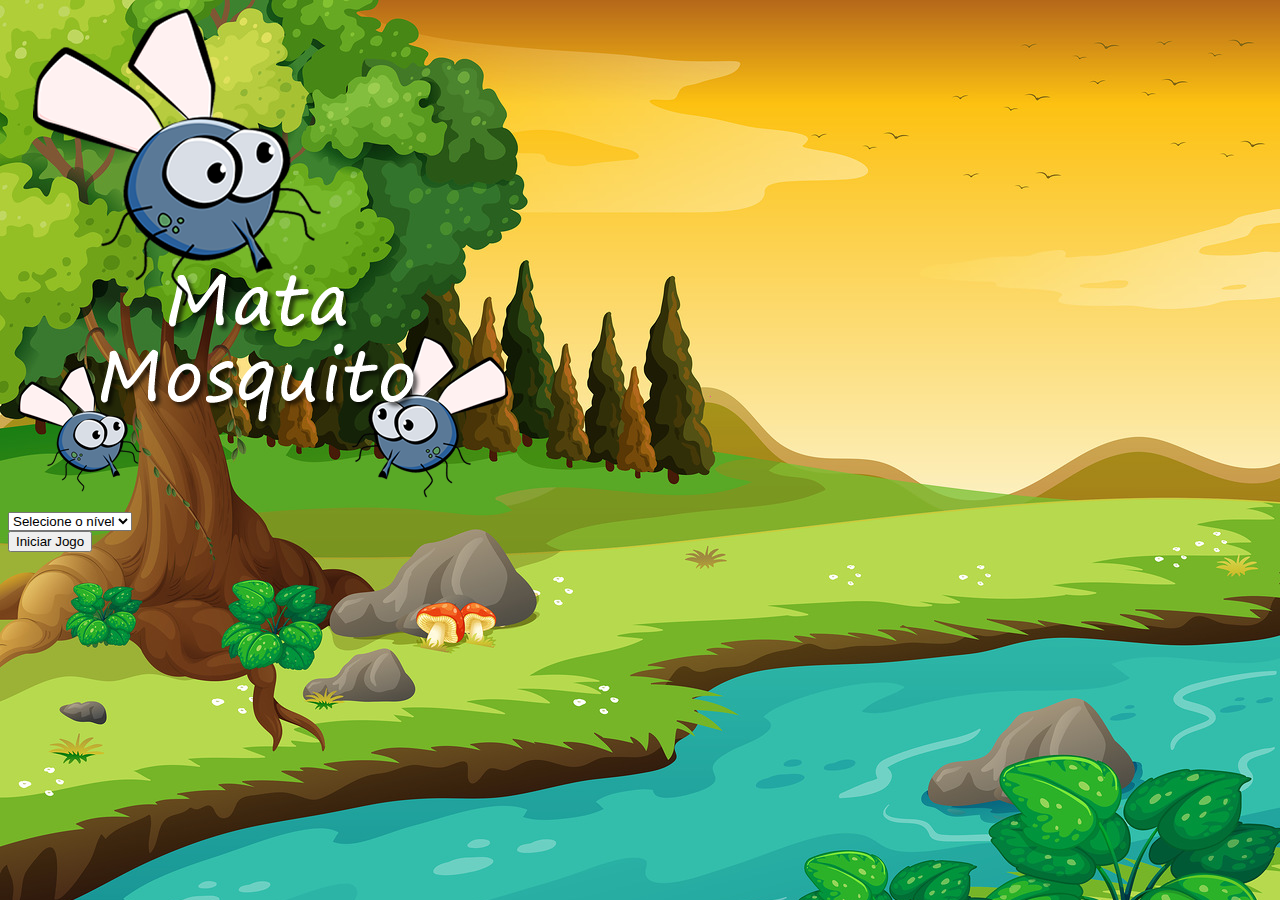
<file: index.html>
<!DOCTYPE html>
<html lang="pt-BR">
  <head>
    <meta charset="UTF-8" />
    <meta http-equiv="X-UA-Compatible" content="IE=edge" />
    <meta name="viewport" content="width=device-width, initial-scale=1.0" />
    <link
      href="https://cdn.jsdelivr.net/npm/bootstrap@5.1.3/dist/css/bootstrap.min.css"
      rel="stylesheet"
      integrity="sha384-1BmE4kWBq78iYhFldvKuhfTAU6auU8tT94WrHftjDbrCEXSU1oBoqyl2QvZ6jIW3"
      crossorigin="anonymous"
    />
    <link rel="stylesheet" href="stylle2.css" />
    <title>Document</title>
  </head>
  <body>

    <div class="container">
        <div class="row">
            <div class="col">
                <div class="d-flex justify-content-center"> 
                <img src="imagens/game.png">
            </div>
            </div>

            <div class="row">
                <div class="col">
                    <div class="d-flex justify-content-center"> 


                        <div class="row">
                            <div class="col">
                                <div class="d-flex justify-content-center"> 
                                    <div class="mb-2">
                                <select  id="iniciarJogo" class="form-control">
                                    <option value="">Selecione o nível</option>
                                    <option value="facil">Fácil</option>
                                    <option value="medio">Médio</option>
                                    <option value="dificil">Difícil</option>

                                </select>
                            </div>
                            </div>
                            </div>
                    <button type="button" class="btn btn-danger btn-lg" onclick="iniciarJogo()"> Iniciar Jogo</button>
                </div>
                </div>
        </div>
    </div>
    <script src="jogo.js"></script>
  </body>
</html>
</file>
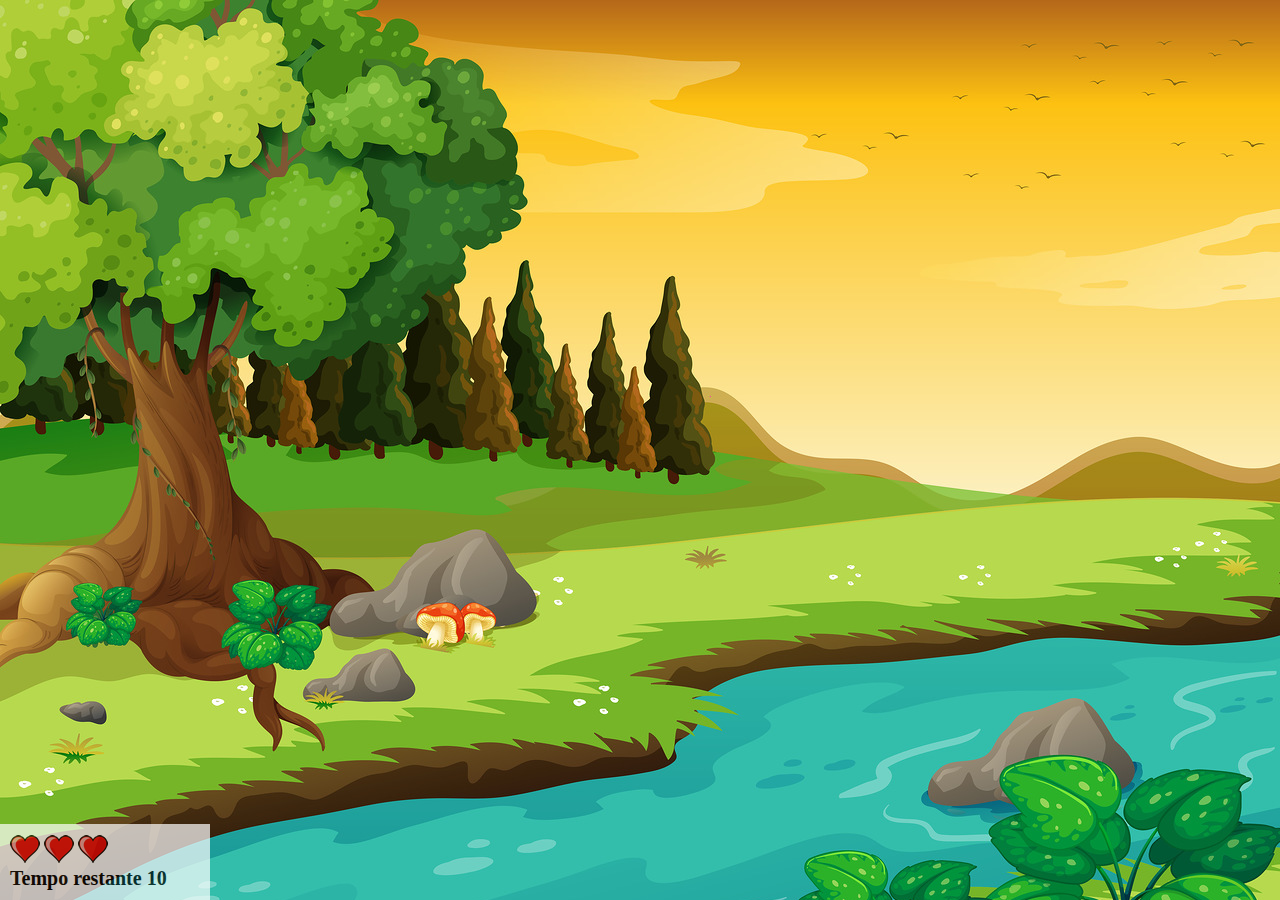
<file: app.html>
<!DOCTYPE html>
<html lang="pt-BR">
  <head>
    <meta charset="UTF-8" />
    <meta http-equiv="X-UA-Compatible" content="IE=edge" />
    <meta name="viewport" content="width=device-width, initial-scale=1.0" />
    <link rel="stylesheet" href="stylle.css" />
    <title>Document</title>
  </head>
  <body onresize="ajustarTamanhoJogo()">
    <!-- <img src="imagens/mosquito.png" class="mosquito1"> -->

    <div class="painel">
      <div class="vidas"></div>
      <img id="v1" src="imagens/coracao_cheio.png" />
      <img id="v2" src="imagens/coracao_cheio.png" />
      <img id="v3" src="imagens/coracao_cheio.png" />

      <div class="cronometro">Tempo restante  <span id="cronometro"></span> </div>
    </div>

    <script src="jogo.js"></script>
    <script>
      document.getElementById("cronometro").innerHTML = tempo 
      let criarmosquito = setInterval(function () {
        posicaoRandomica();
      }, 1000);
    </script>
  </body>
</html>
</file>
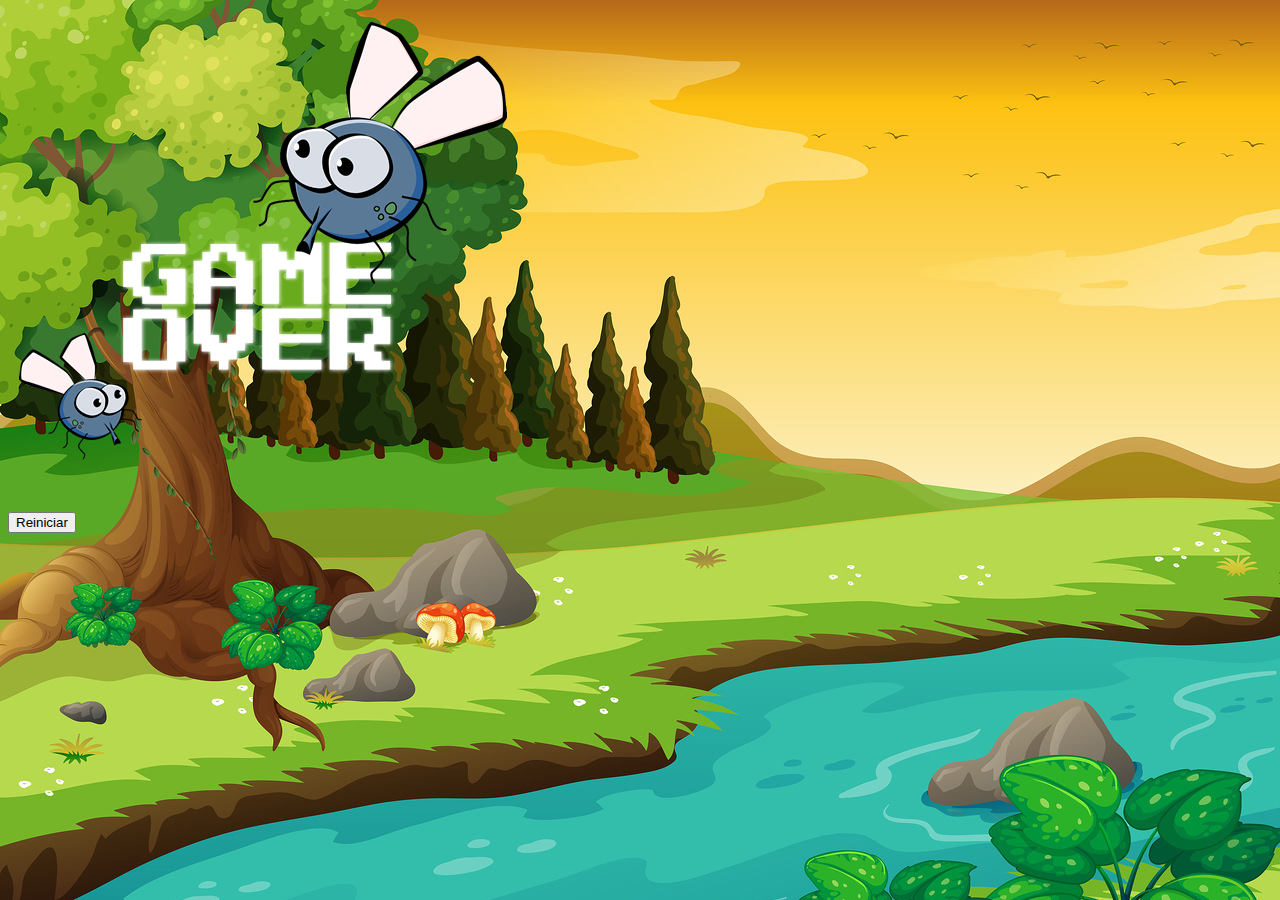
<file: fim_de_jogo.html>
<!DOCTYPE html>
<html lang="pt-BR">
  <head>
    <meta charset="UTF-8" />
    <meta http-equiv="X-UA-Compatible" content="IE=edge" />
    <meta name="viewport" content="width=device-width, initial-scale=1.0" />
    <link
      href="https://cdn.jsdelivr.net/npm/bootstrap@5.1.3/dist/css/bootstrap.min.css"
      rel="stylesheet"
      integrity="sha384-1BmE4kWBq78iYhFldvKuhfTAU6auU8tT94WrHftjDbrCEXSU1oBoqyl2QvZ6jIW3"
      crossorigin="anonymous"
    />
    <link rel="stylesheet" href="stylle2.css" />
    <title>Document</title>
  </head>
  <body>

    <div class="container">
        <div class="row">
            <div class="col">
                <div class="d-flex justify-content-center"> 
                <img src="imagens/game_over.png">
            </div>
            </div>

            <div class="row">
                <div class="col">
                    <div class="d-flex justify-content-center"> 
                    <button type="button" class="btn btn-dark btn-lg" onclick="window.location.href = `index.html`" > Reiniciar</button>
                </div>
                </div>
        </div>
    </div>
    <script src="jogo.js"></script>
  </body>
</html>
</file>
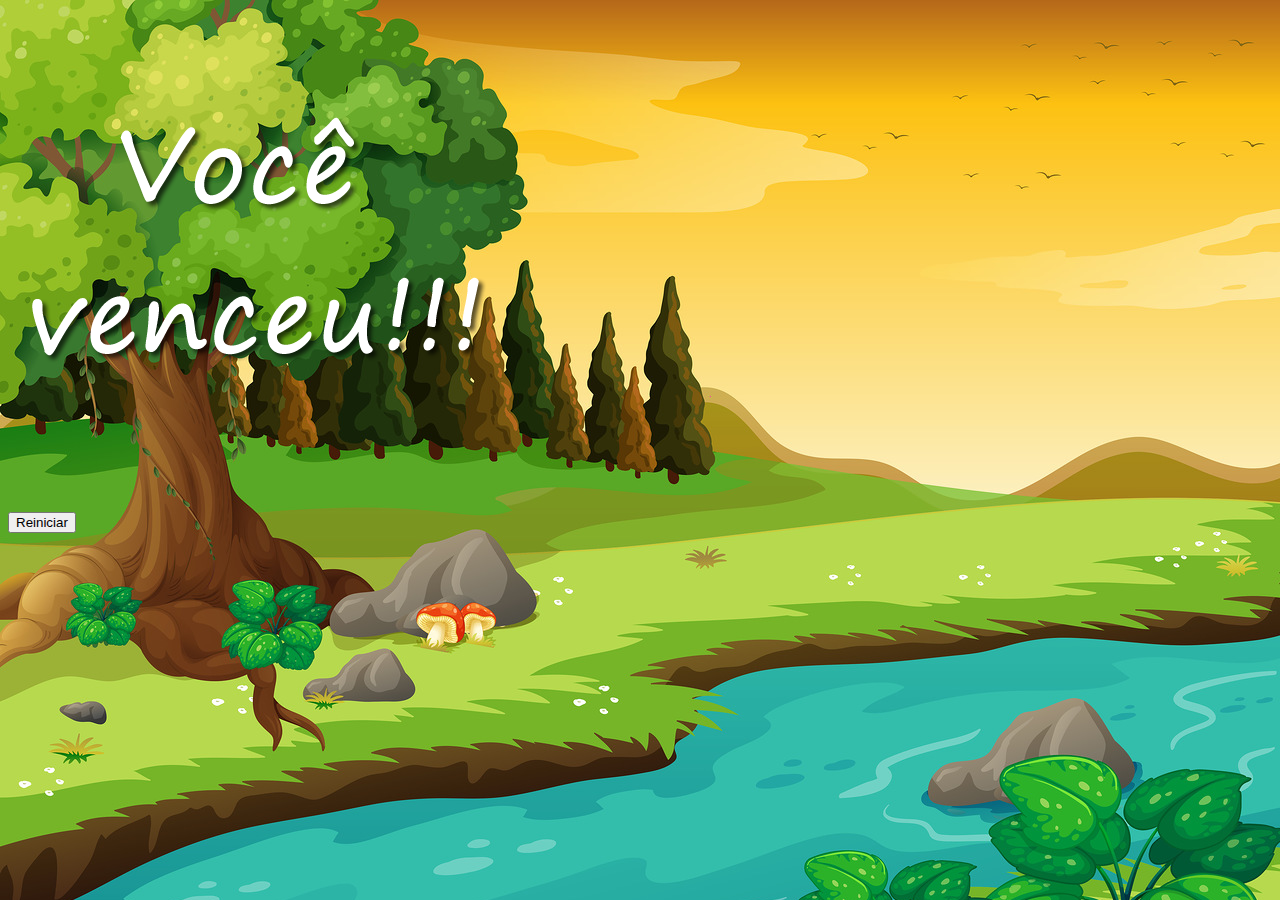
<file: vitoria.html>
<!DOCTYPE html>
<html lang="pt-BR">
  <head>
    <meta charset="UTF-8" />
    <meta http-equiv="X-UA-Compatible" content="IE=edge" />
    <meta name="viewport" content="width=device-width, initial-scale=1.0" />
    <link
      href="https://cdn.jsdelivr.net/npm/bootstrap@5.1.3/dist/css/bootstrap.min.css"
      rel="stylesheet"
      integrity="sha384-1BmE4kWBq78iYhFldvKuhfTAU6auU8tT94WrHftjDbrCEXSU1oBoqyl2QvZ6jIW3"
      crossorigin="anonymous"
    />
    <link rel="stylesheet" href="stylle2.css" />
    <title>Document</title>
  </head>
  <body>

    <div class="container">
        <div class="row">
            <div class="col">
                <div class="d-flex justify-content-center"> 
                <img src="imagens/vitoria.png">
            </div>
            </div>

            <div class="row">
                <div class="col">
                    <div class="d-flex justify-content-center"> 
                    <button type="button" class="btn btn-dark btn-lg" onclick="window.location.href = `index.html`" > Reiniciar</button>
                </div>
                </div>
        </div>
    </div>
    <script src="jogo.js"></script>
  </body>
</html>
</file>
<file: stylle2.css>
body{
    background-image: url(imagens/bg.jpg);
    background-repeat: no-repeat;
    background-size: 100%;
}
</file>
<file: stylle.css>
html{
     cursor: url(imagens/mata_mosquito.png) 30 30, auto;
 }
 
 
 body{
     background-image: url(imagens/bg.jpg);
     background-repeat: no-repeat;
     background-size: 100%;
 }
.mosquito1{
    height: 50px;
    width: 50px;
}

.mosquito2{
    height: 70px;
    width: 70px;
}


.mosquito3{
    height: 90px;
    width: 90px;
}

/* O lado A não precisa ser colocado porque já é lado que o mosquito estar, portanto precisa mudar apenas o lado B. */
.ladoB{
    transform: scaleX(-1);
}

.painel{
    position: absolute;
    width: 190px;
    padding: 10px;
    bottom: 0px;
    left: 0px;
    border-top: solid 1px #fff;
    background-color: #fff;
    opacity: 0.7;
    
}

.vidas{
    float: left;
}

.cronometro{
    float: left;
    font-size: 20px;
    font-weight: bold;


}
</file>
